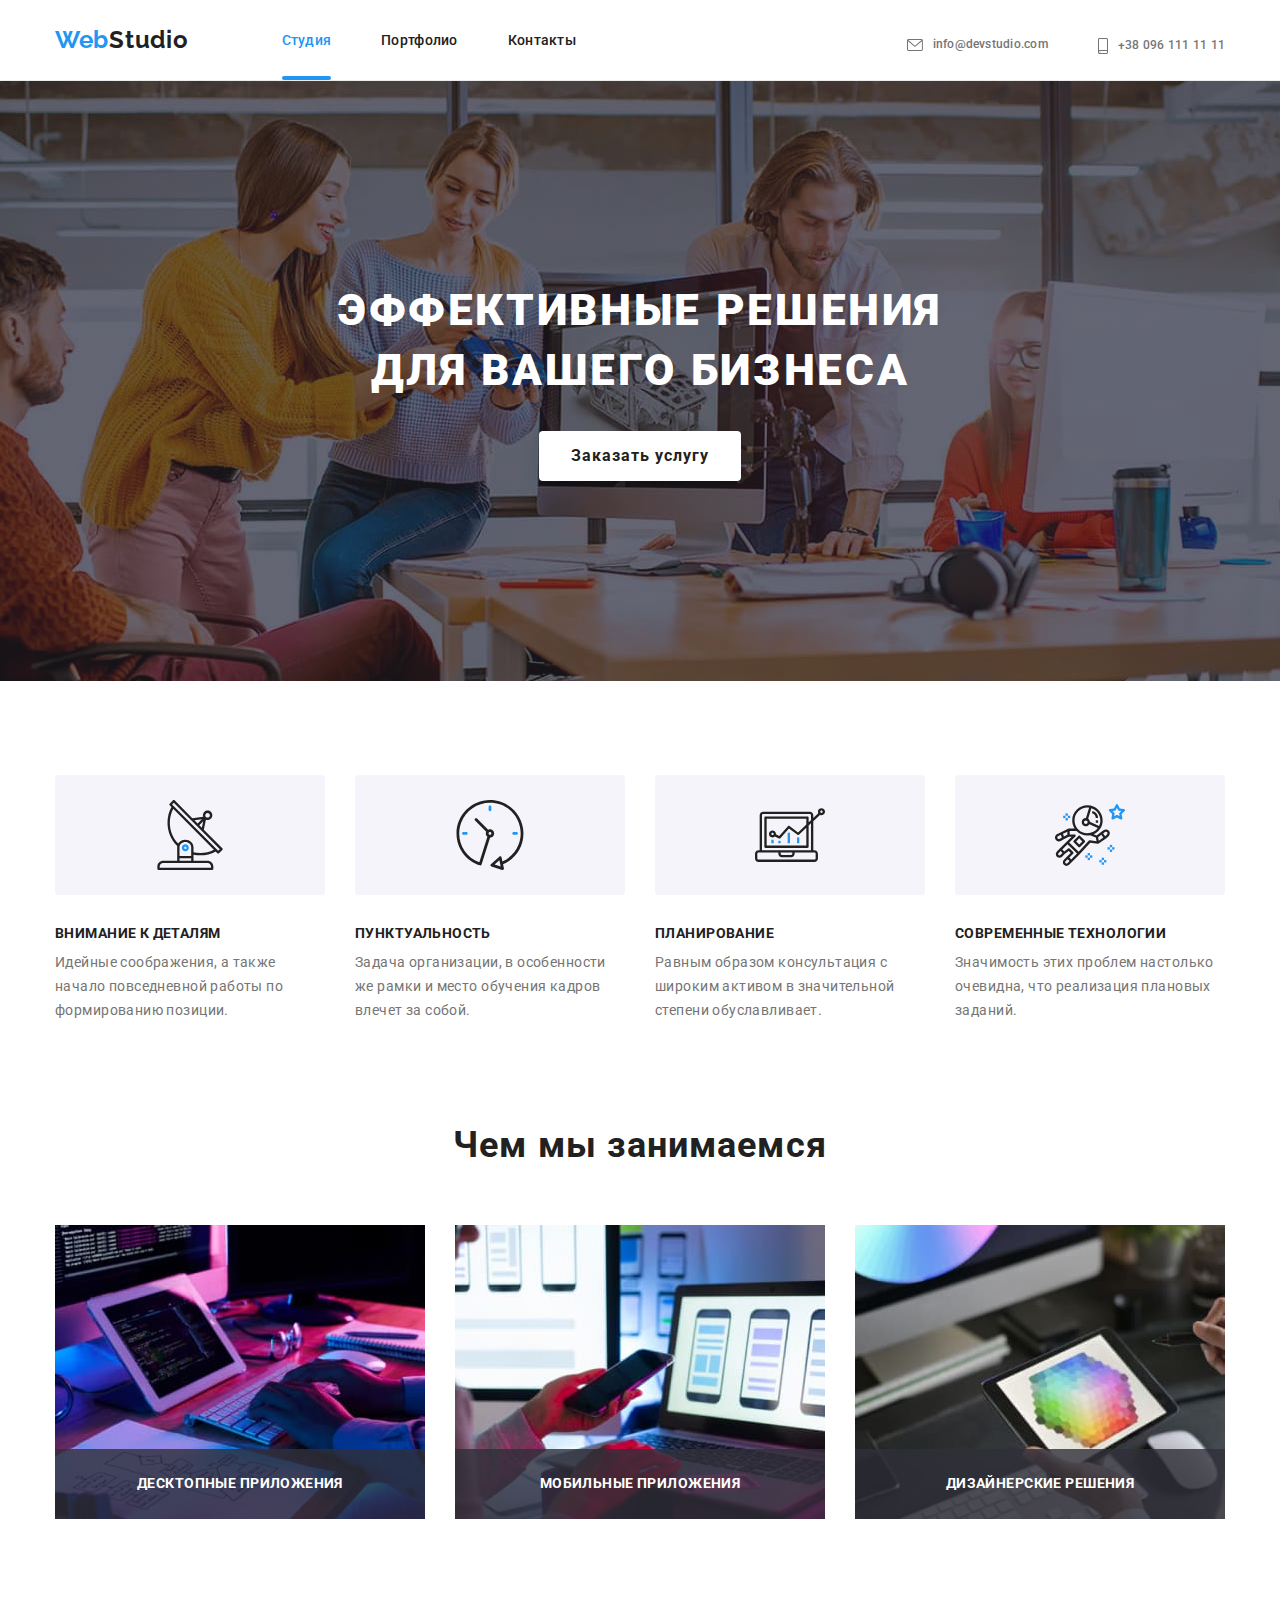
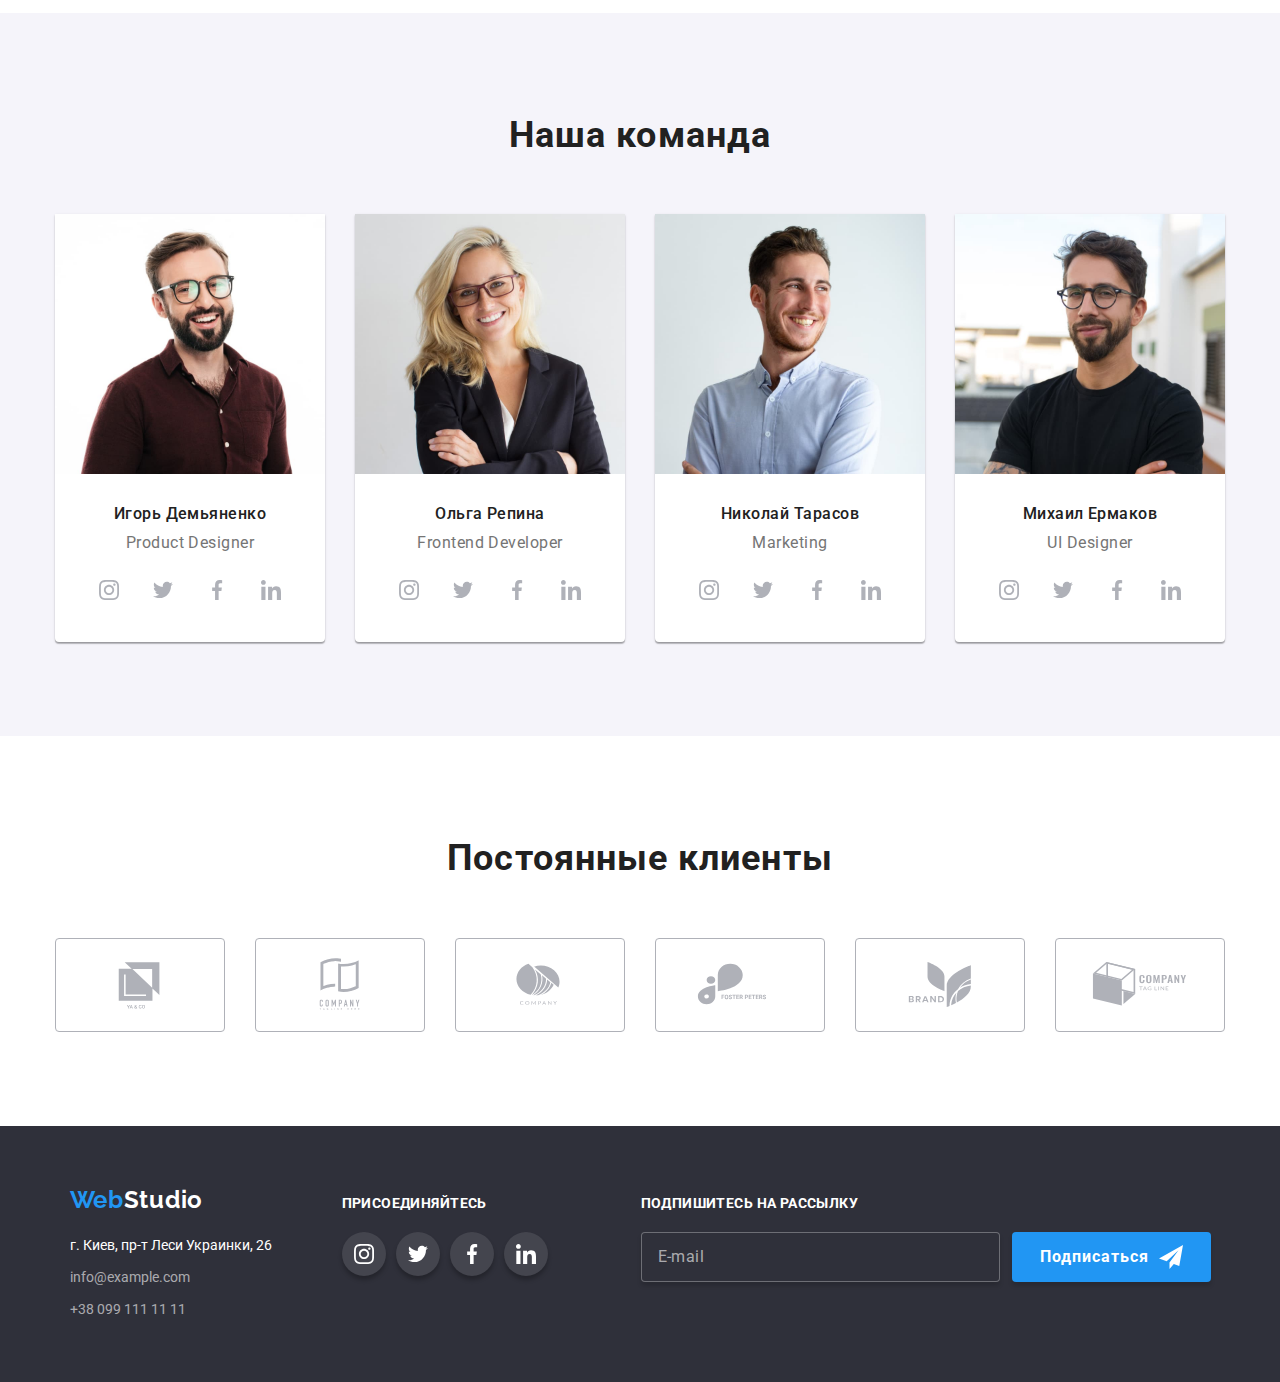
<file: index.html>
<!DOCTYPE html>
<html lang="en">
<head>
    <meta charset="UTF-8">
    <meta http-equiv="X-UA-Compatible" content="IE=edge">
    <meta name="viewport" content="width=device-width, initial-scale=1.0">
    <link rel="preconnect" href="https://fonts.googleapis.com">
    <link rel="preconnect" href="https://fonts.gstatic.com" crossorigin>
    <title>WebStudio</title>
    <link href="https://fonts.googleapis.com/css2?family=Raleway:wght@700&family=Roboto:wght@400;500;700;900&display=swap"
        rel="stylesheet">
    <link rel="stylesheet" href="https://cdnjs.cloudflare.com/ajax/libs/modern-normalize/1.0.0/modern-normalize.min.css" />

    <link rel="stylesheet" href="./css/main.min.css" />
</head>
<body class="body">
   <!-- Header content -->
    <header class="header">
        <div class="header__container container">
            <a class="header__logo logo" href="index.html">Web<span class="logo__span">Studio</span></a>
            <nav class="navigation">
                <ul class="menu list">
                    <li class="menu__item"><a class="menu__link menu__link--curent" href="./index.html">Студия</a>
                    </li>
                    <li class="menu__item"><a class="menu__link" href="./portfolio.html">Портфолио</a>
                    </li>
                    <li class="menu__item"><a class="menu__link" href="">Контакты</a></li>
                </ul>
            </nav>
            <ul class="connect list">
                <li class="connect__item">
                <a class="connect__link" href="mailto:info@devstudio.com">
                    <svg class="connect__icon" width="16" height="12">
                        <use href="./images/symbol-defs.svg#mail-icon"></use>
                    </svg>info@devstudio.com</a></li>
                <li class="connect__item">
                    <a class="connect__link" href="tel:+380961111111">
                        <svg class="connect__icon" width="10" height="16">
                        <use href="./images/symbol-defs.svg#tel-icon"></use>
                    </svg>+38 096 111 11 11</a>
                </li>
            </ul>

            <button type="button" class="mob-menu__open-btn">
                <svg class="mob-menu__open-icon" width="40" height="40">
                    <use href="./images/symbol-defs.svg#icon-menu"></use>
                </svg></button> 
        </div>
<!-- мобильное меню -->
<div class="mob-menu is-hidden">
    <div class="mob-container">
<button type="button" class="mob-menu__close-btn">
    <svg class="mob-menu__close-icon" width="40" height="40">
        <use href="./images/symbol-defs.svg#icon-menu-close"></use>
    </svg> </button>
<div class="mob-menu-top">
    <ul class="mob_menu__list list">
        <li class="mob_menu__item"><a class="mob_menu__link link mob_menu__link--curent" href="./index.html">Студия</a>
        </li>
        <li class="mob_menu__item"><a class="mob_menu__link link" href="./portfolio.html">Портфолио</a>
        </li>
        <li class="mob_menu__item"><a class="mob_menu__link link" href="">Контакты</a></li>
    </ul>
</div>
<div class="mob-menu-bottom">
<div class="connection">
<ul class="mob-connect list">
    <li class="mob-connect__item">
        <a class="mob-connect__link link" href="tel:+380961111111">
            +38 096 111 11 11</a>
    </li>
    <li class="mob-connect__item">
        <a class="mob-connect__link link mob-connect__link--change-style" href="mailto:info@devstudio.com">
            info@devstudio.com</a>
    </li>
</ul>
</div>
<ul class="mob-soc list link">
    <li class="mob-soc__item"><a class="mob-soc__link link" href="https://www.instagram.com/" target="_blank" aria-label="Instagram link">Instagram
        </a><span class="separator"></span></li>
    <li class="mob-soc__item"><a class="mob-soc__link link" href="https://twitter.com/" target="_blank" aria-label="Twitter link">Twitter
        </a><span class="separator"></span></li>
    <li class="mob-soc__item"><a class="mob-soc__link link" href="https://www.facebook.com/" target="_blank" aria-label="Meta link">Facebook
        </a><span class="separator"></span></li>
    <li class="mob-soc__item"><a class="mob-soc__link link" href="https://www.linkedin.com/" target="_blank" aria-label="Linkedin link">LinkedIn
        </a></li>
</ul>
</div>
</div>
</div>
<!-- конец мобильного меню -->
    </header>
    <!-- End of Header content -->
    <!-- Main content -->
    <main>
    <!-- Section 1 -->
        <section class="hero">
            <div class="container">
                <h1 class="hero__title">Эффективные решения для вашего бизнеса</h1>
                <button data-modal-open class="hero__btn">Заказать услугу</button>
            </div>
            
        </section>
    <!-- End of Section 1 -->
    <!-- Section 2 -->
        <section class="section">
            <div class="container">
            <h2 class="visually-hidden">особенности</h2>
            <ul class="features list">
                <li class="features__item">
                    <div class="features__box">
                        <svg class="features__icon" width="70" height="70" >
                            <use href="./images/symbol-defs.svg#icon-antena" ></use>
                        </svg>
                    </div>
                    <h3 class="features__title">Внимание к деталям</h3>
                    <p class="features__text">Идейные соображения, а также начало повседневной работы по формированию позиции.</p>
                </li>
                <li class="features__item">
                    <div class="features__box">
                        <svg class="features__icon" width="70" height="70">
                            <use href="./images/symbol-defs.svg#icon-clock"></use>
                        </svg>
                    </div>
                    <h3 class="features__title">Пунктуальность</h3>
                    <p class="features__text">Задача организации, в особенности же рамки и место обучения кадров влечет за собой.</p>
                </li>
                <li class="features__item">
                    <div class="features__box">
                        <svg class="features__icon" width="70" height="70">
                            <use href="./images/symbol-defs.svg#icon-diagram"></use>
                        </svg>
                    </div>
                    <h3 class="features__title">Планирование</h3>
                    <p class="features__text">Равным образом консультация с широким активом в значительной степени обуславливает.</p>
                </li>
                <li class="features__item">
                    <div class="features__box">
                        <svg class="features__icon" width="70" height="70">
                            <use href="./images/symbol-defs.svg#icon-astronaut"></use>
                        </svg>
                    </div>
                    <h3 class="features__title">Современные технологии</h3>
                    <p class="features__text">Значимость этих проблем настолько очевидна, что реализация плановых заданий.</p>
                </li>
            </ul>
            </div>
        </section>
    <!-- End of Section 2 -->
    <!-- Section 3 -->
        <section class="section section--no-pading-top">
            <div class="container">
                <h2 class="section__title">Чем мы занимаемся</h2>
                <ul class="service list">
                <li class="service__item"><img src="images/img1.jpg" alt="Разработчик пишет код" width="370" />
                <p class="service__direction">Десктопные приложения</p></li>
                <li class="service__item"><img src="images/img2.jpg" alt="Разработка мобильного приложения" width="370" />
                <p class="service__direction">Мобильные приложения</p></li>
                <li class="service__item"><img src="images/img3.jpg" alt="Выбор гаммы цвета" width="370" />
                <p class="service__direction">Дизайнерские решения</p></li>
            </ul>
            </div>
        </section>
    <!-- End of Section 3 -->
    <!-- Section 4 -->
        <section class="section section--other-background">
            <div class="container">
            <h2 class="section__title">Наша команда</h2>
            <ul class="team-cards list">
                <li class="team-cards__item">
                    <picture>
                        <source srcset="
                            ./images/team/team-1-desktop@X1.jpg 1x,
                            ./images/team/team-1-desktop@X2.jpg 2x
                            "
                        media="(min-width:1200px)"
                        type="images/jpg"
                        />
                        <source srcset="
                            ./images/team/team-1-tablet@X1.jpg 1x,
                            ./images/team/team-1-tablet@X1.jpg 2x 
                            " 
                            media="(min-width:768px)" 
                            type="images/jpg"
                        />
                        <source srcset="
                            ./images/team/team-1-mob@X1.jpg 1x,
                            ./images/team/team-1-mob@X1.jpg 2x
                            " 
                            media="(min-width:320px)" 
                            type="images/jpg"
                        />
                        <img src="./images/team/img1.jpg" alt="Игорь Демьяненко" />
                    </picture>
                <div class="team-cards__box">
                    <h3 class="team-cards__title">Игорь Демьяненко</h3>
                    <p class="team-cards__text">Product Designer</p>
                    <ul class="soc list">
                        <li class="soc__item"><a class="soc__link" href="">
                                <svg class="soc__icon">
                                    <use href="./images/symbol-defs.svg#icon-instagram"></use>
                                </svg>
                            </a></li>
                        <li class="soc__item"><a class="soc__link" href="">
                                <svg class="soc__icon">
                                    <use href="./images/symbol-defs.svg#icon-twitter"></use>
                                </svg>
                            </a></li>
                        <li class="soc__item"><a class="soc__link" href="">
                                <svg class="soc__icon">
                                    <use href="./images/symbol-defs.svg#icon-facebook"></use>
                                </svg>
                            </a></li>
                        <li class="soc__item"><a class="soc__link" href="">
                                <svg class="soc__icon">
                                    <use href="./images/symbol-defs.svg#icon-linkedin"></use>
                                </svg>
                            </a></li>
                    </ul>
                </div>
                </li>
                <li class="team-cards__item">
                    <picture>
                        <source srcset="
                                ./images/team/team-2-desktop@X1.jpg 1x,
                                ./images/team/team-2-desktop@X2.jpg 2x
                                " media="(min-width:1200px)" type="images/jpg" />
                        <source srcset="
                                ./images/team/team-2-tablet@X1.jpg 1x,
                                ./images/team/team-2-tablet@X1.jpg 2x 
                                " media="(min-width:768px)" type="images/jpg" />
                        <source srcset="
                                ./images/team/team-2-mob@X1.jpg 1x,
                                ./images/team/team-2-mob@X1.jpg 2x
                                " media="(min-width:320px)" type="images/jpg" />
                        <img src="./images/team/img2.jpg" alt="Игорь Демьяненко" />
                    </picture>
                    
                <div class="team-cards__box">
                    <h3 class="team-cards__title">Ольга Репина</h3>
                    <p class="team-cards__text">Frontend Developer</p>
                    <ul class="soc list">
                        <li class="soc__item"><a class="soc__link" href="">
                                <svg class="soc__icon">
                                <use href="./images/symbol-defs.svg#icon-instagram"></use>
                            </svg>
                        </a></li>
                        <li class="soc__item"><a class="soc__link" href="">
                                <svg class="soc__icon">
                                <use href="./images/symbol-defs.svg#icon-twitter"></use>
                            </svg>
                        </a></li>
                        <li class="soc__item"><a class="soc__link" href="">
                                <svg class="soc__icon">
                                <use href="./images/symbol-defs.svg#icon-facebook"></use>
                            </svg>
                        </a></li>
                        <li class="soc__item"><a class="soc__link" href="">
                                <svg class="soc__icon">
                                <use href="./images/symbol-defs.svg#icon-linkedin"></use>
                            </svg>
                        </a></li>
                    </ul>
                </div>
                </li>
                <li class="team-cards__item">
                    <picture>
                        <source srcset="
                                ./images/team/team-3-desktop@X1.jpg 1x,
                                ./images/team/team-3-desktop@X2.jpg 2x
                                " media="(min-width:1200px)" type="images/jpg" />
                        <source srcset="
                                ./images/team/team-3-tablet@X1.jpg 1x,
                                ./images/team/team-3-tablet@X1.jpg 2x 
                                " media="(min-width:768px)" type="images/jpg" />
                        <source srcset="
                                ./images/team/team-3-mob@X1.jpg 1x,
                                ./images/team/team-3-mob@X1.jpg 2x
                                " media="(min-width:320px)" type="images/jpg" />
                        <img src="./images/team/img3.jpg" alt="Игорь Демьяненко" />
                    </picture>
                <div class="team-cards__box">
                    <h3 class="team-cards__title">Николай Тарасов</h3>
                    <p class="team-cards__text">Marketing</p>
                    <ul class="soc list">
                        <li class="soc__item"><a class="soc__link" href="">
                                <svg class="soc__icon">
                                    <use href="./images/symbol-defs.svg#icon-instagram"></use>
                                </svg>
                            </a></li>
                        <li class="soc__item"><a class="soc__link" href="">
                                <svg class="soc__icon">
                                    <use href="./images/symbol-defs.svg#icon-twitter"></use>
                                </svg>
                            </a></li>
                        <li class="soc__item"><a class="soc__link" href="">
                                <svg class="soc__icon">
                                    <use href="./images/symbol-defs.svg#icon-facebook"></use>
                                </svg>
                            </a></li>
                        <li class="soc__item"><a class="soc__link" href="">
                                <svg class="soc__icon">
                                    <use href="./images/symbol-defs.svg#icon-linkedin"></use>
                                </svg>
                            </a></li>
                    </ul>
                </div>
                </li>
                <li class="team-cards__item">
                    <picture>
                        <source srcset="
                                ./images/team/team-4-desktop@X1.jpg 1x,
                                ./images/team/team-4-desktop@X2.jpg 2x
                                " media="(min-width:1200px)" type="images/jpg" />
                        <source srcset="
                                ./images/team/team-4-tablet@X1.jpg 1x,
                                ./images/team/team-4-tablet@X1.jpg 2x 
                                " media="(min-width:768px)" type="images/jpg" />
                        <source srcset="
                                ./images/team/team-4-mob@X1.jpg 1x,
                                ./images/team/team-4-mob@X1.jpg 2x
                                " media="(min-width:320px)" type="images/jpg" />
                        <img src="./images/team/img4.jpg" alt="Игорь Демьяненко" />
                    </picture>
                <div class="team-cards__box">
                    <h3 class="team-cards__title">Михаил Ермаков</h3>
                    <p class="team-cards__text">UI Designer</p>
                    <ul class="soc list">
                        <li class="soc__item"><a class="soc__link" href="">
                                <svg class="soc__icon">
                                    <use href="./images/symbol-defs.svg#icon-instagram"></use>
                                </svg>
                            </a></li>
                        <li class="soc__item"><a class="soc__link" href="">
                                <svg class="soc__icon">
                                    <use href="./images/symbol-defs.svg#icon-twitter"></use>
                                </svg>
                            </a></li>
                        <li class="soc__item"><a class="soc__link" href="">
                                <svg class="soc__icon">
                                    <use href="./images/symbol-defs.svg#icon-facebook"></use>
                                </svg>
                            </a></li>
                        <li class="soc__item"><a class="soc__link" href="">
                                <svg class="soc__icon">
                                    <use href="./images/symbol-defs.svg#icon-linkedin"></use>
                                </svg>
                            </a></li>
                    </ul>
                </div>
                </li>
            </ul>
            </div>
        </section>
        <!-- End of Section 4 -->
        <!-- Section 5 -->
        <section class="section">
            <div class="container">
                <h2 class="section__title">Постоянные клиенты</h2>
                <ul class="client list">
                    <li class="client__item"><a class="client__link" href="">
                            <svg class="client__icon" width="106" height="60">
                                <use href="./images/symbol-defs.svg#icon-client-1"></use>
                            </svg></a>
                    </li>
                    <li class="client__item"><a class="client__link" href="">
                            <svg class="client__icon" width="106" height="60">
                                <use href="./images/symbol-defs.svg#icon-client-2"></use>
                            </svg></a>
                    </li>
                    <li class="client__item"><a class="client__link" href="">
                            <svg class="client__icon" width="106" height="60">
                                <use href="./images/symbol-defs.svg#icon-client-3"></use>
                            </svg></a>
                    </li>
                    <li class="client__item"><a class="client__link" href="">
                            <svg class="client__icon" width="106" height="60">
                                <use href="./images/symbol-defs.svg#icon-client-4"></use>
                            </svg></a>
                    </li>
                    <li class="client__item"><a class="client__link" href="">
                            <svg class="client__icon" width="106" height="60">
                                <use href="./images/symbol-defs.svg#icon-client-5"></use>
                            </svg></a>
                    </li>
                    <li class="client__item"><a class="client__link" href="">
                            <svg class="client__icon" width="106" height="60">
                                <use href="./images/symbol-defs.svg#icon-client-6"></use>
                            </svg></a>
                    </li>
                </ul>
            </div>
        </section>
        <!-- End of Section 5 -->
    </main>
    <!-- End of main content -->
    <!-- Footer content -->
    <footer class="footer">
        <div class="container">
            <div class="footer-content">
                <div class="footer__tablet">
                <div class="footer__box">
        <a class="footer__logo logo" href="index.html">Web<span class="logo__span logo--revers">Studio</span> </a>
     <address>
        <ul class="address list">
            <li class="address__item">
              <a class="address__address" href="https://goo.gl/maps/EQBEiKLQ2F43MQ8P8" target="_blank"> <span>г. Киев, пр-т Леси Украинки, 26</span></a>
            </li>
            <li class="address__item">
                <a class="address__email" href="mailto:info@example.com">info@example.com</a>
            </li>
            <li class="address__item">
                <a class="address__tel" href=tel:+380991111111>+38 099 111 11 11</a>
            </li>
        </ul>
    </address>
    
    </div>
    <div class="footer__social">
        <h3 class="footer__title">присоединяйтесь</h3>
        <ul class="social list">
            <li class="social__item"><a class="social__link" href="">
                <svg class="social__icon">
                <use href="./images/symbol-defs.svg#icon-instagram">
            </use>
        </svg></a>
    </li>
            <li class="social__item"><a class="social__link" href="">
                <svg class="social__icon">
                <use href="./images/symbol-defs.svg#icon-twitter">
            </use>
        </svg></a>
    </li>
            <li class="social__item"><a class="social__link" href="">
                <svg class="social__icon">
                <use href="./images/symbol-defs.svg#icon-facebook">
            </use>
        </svg></a>
    </li>
            <li class="social__item"><a class="social__link" href="">
                <svg class="social__icon">
                <use href="./images/symbol-defs.svg#icon-linkedin">
            </use>
        </svg></a>
    </li>
        </ul>
    </div>
    </div>
    <div class="subscribe">
        <p class="footer__title">Подпишитесь на рассылку</p>
        <form class="subs-form">
            <input type="email" name="mail" id="mail" placeholder="E-mail" class="subs-form__mail">
            <button type="submit" class="subs-form__btn">
                Подписаться<svg class="subs-form__icon" width="24px" height="24px">
                    <use href="./images/symbol-defs.svg#icon-send"></use>
                </svg>
            </button>
        </form>
    </div>
    </div>
    </div>
    </footer>
    <!-- End of footer -->
    <!-- Modal FORM -->
    <div data-modal class="backdrop is-hidden">
        <div class="modal">
            <button type="button" data-modal-close class="modal__btn">
                <svg class="modal__icon" width="11" height="11">
                    <use href="./images/symbol-defs.svg#icon-close"></use>
                </svg>
            </button>
          <p class="modal__title">Оставьте свои данные, мы вам перезвоним</p>
            <form class="modal__form">
            
            <div class="form-field form-field__space--F">
                <label class="form-field__label" for="user-name">Имя</label>
                <div class="form-position">
                    <input class="form-position__input" type="text" name="user-name" id="user-name" placeholder="" required/>
                    <svg class="form-position__icon" width="18" height="18">
                        <use href="./images/symbol-defs.svg#icon-user"></use>
                    </svg>
                </div>
            </div>
            <div class="form-field form-field__space--F">
                <label class="form-field__label" for="user-tel">Телефон</label>
                <div class="form-position">
                    <input class="form-position__input" type="tel" name="user-tel" id="user-tel" placeholder="" required>
                    <svg class="form-position__icon" width="18" height="18">
                        <use href="./images/symbol-defs.svg#icon-phone"></use>
                    </svg>
                </div>
            </div>
            <div class="form-field form-field__space--F">
                <label class="form-field__label" for="user-email">Почта</label>
                <div class="form-position">
                    <input class="form-position__input" type="email" name="user-email" id="user-email" placeholder="">
                    <svg class="form-position__icon" width="18" height="18">
                        <use href="./images/symbol-defs.svg#icon-email"></use>
                    </svg>
                </div>
            </div>
            <div class="form-field form-field__space--L">
                <label class="form-field__label" for="comment">Комментарий</label>
                <textarea name="comment" id="comment" placeholder="Введите текст" class="textarea"></textarea>
            </div>
        <label class="check-field">
            <input type="checkbox" class="check-field__checkbox" name="checkbox">
            <span class="check-field__label"></span>
            <span class="check-field__agreement">
                Соглашаюсь с рассылкой и принимаю
                <span> <a href="" class="check-field__agreement--two">Условия договора</a> </span>
            </span>
        </label>
        <button type="submit" class="check-field__btn">Отправить</button>
            </form>
            
        </div>
    </div>
    <!-- END OF FORM -->


    <script src="./js/menu.js"></script>
    <script src="./js/modal.js"></script>
</body>
</html>
</file>
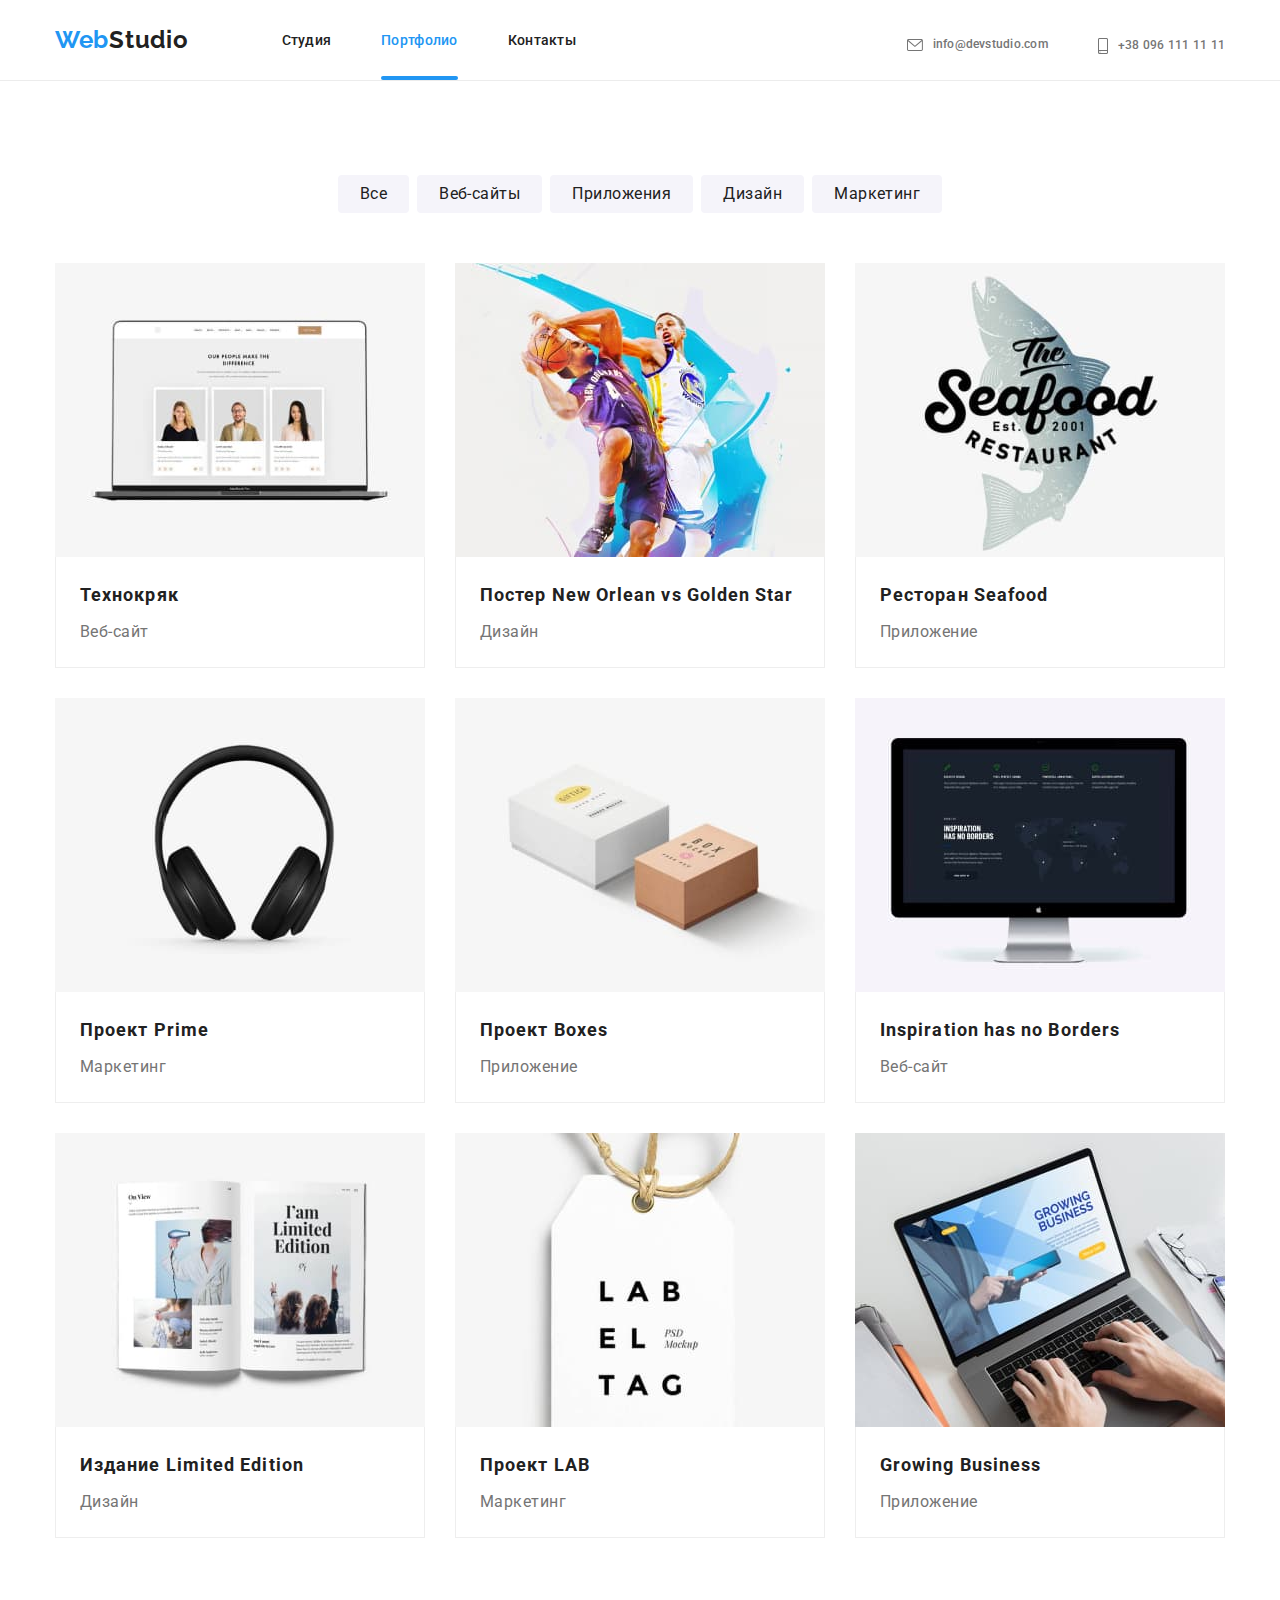
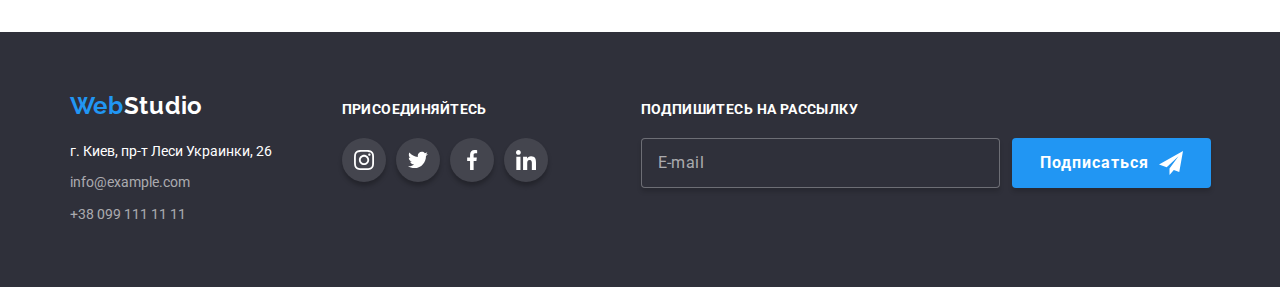
<file: portfolio.html>
<!DOCTYPE html>
<html lang="en">
<head>
    <meta charset="UTF-8">
    <meta http-equiv="X-UA-Compatible" content="IE=edge">
    <meta name="viewport" content="width=device-width, initial-scale=1.0">
    <link rel="preconnect" href="https://fonts.googleapis.com">
    <link rel="preconnect" href="https://fonts.gstatic.com" crossorigin>
    <title>Portfolio</title>
    <link href="https://fonts.googleapis.com/css2?family=Raleway:wght@700&family=Roboto:wght@400;500;700;900&display=swap"
        rel="stylesheet">
    <link rel="stylesheet" href="https://cdnjs.cloudflare.com/ajax/libs/modern-normalize/1.0.0/modern-normalize.min.css" />
 
    <link rel="stylesheet" href="./css/main.min.css" />
</head>
<body>
<!-- Header content -->
<header class="header">
    <div class="header__container container">
        <a class="header__logo logo" href="index.html">Web<span class="logo__span">Studio</span></a>
        <nav class="navigation">
            <ul class="menu list">
                <li class="menu__item"><a class="menu__link " href="./index.html">Студия</a>
                </li>
                <li class="menu__item"><a class="menu__link menu__link--curent" href="./portfolio.html">Портфолио</a>
                </li>
                <li class="menu__item"><a class="menu__link" href="">Контакты</a></li>
            </ul>
        </nav>
        <ul class="connect list">
            <li class="connect__item">
                <a class="connect__link" href="mailto:info@devstudio.com">
                    <svg class="connect__icon" width="16" height="12">
                        <use href="./images/symbol-defs.svg#mail-icon"></use>
                    </svg>info@devstudio.com</a>
            </li>
            <li class="connect__item">
                <a class="connect__link" href="tel:+380961111111">
                    <svg class="connect__icon" width="10" height="16">
                        <use href="./images/symbol-defs.svg#tel-icon"></use>
                    </svg>+38 096 111 11 11</a>
            </li>
        </ul>

        <button type="button" class="mob-menu__open-btn">
            <svg class="mob-menu__open-icon" width="40" height="40">
                <use href="./images/symbol-defs.svg#icon-menu"></use>
            </svg></button>
    </div>
    <!-- мобильное меню -->
    <div class="mob-menu is-hidden">
        <div class="mob-container">
            <button type="button" class="mob-menu__close-btn">
                <svg class="mob-menu__close-icon" width="40" height="40">
                    <use href="./images/symbol-defs.svg#icon-menu-close"></use>
                </svg> </button>
            <div class="mob-menu-top">
                <ul class="mob_menu__list list">
                    <li class="mob_menu__item"><a class="mob_menu__link link"
                            href="./index.html">Студия</a>
                    </li>
                    <li class="mob_menu__item"><a class="mob_menu__link link mob_menu__link--curent" href="./portfolio.html">Портфолио</a>
                    </li>
                    <li class="mob_menu__item"><a class="mob_menu__link link" href="">Контакты</a></li>
                </ul>
            </div>
            <div class="mob-menu-bottom">
                <div class="connection">
                    <ul class="mob-connect list">
                        <li class="mob-connect__item">
                            <a class="mob-connect__link link" href="tel:+380961111111">
                                +38 096 111 11 11</a>
                        </li>
                        <li class="mob-connect__item">
                            <a class="mob-connect__link link mob-connect__link--change-style"
                                href="mailto:info@devstudio.com">
                                info@devstudio.com</a>
                        </li>
                    </ul>
                </div>
                <ul class="mob-soc list link">
                    <li class="mob-soc__item"><a class="mob-soc__link link" href="https://www.instagram.com/" target="_blank"
                            aria-label="Instagram link">Instagram
                        </a><span class="separator"></span></li>
                    <li class="mob-soc__item"><a class="mob-soc__link link" href="https://twitter.com/" target="_blank"
                            aria-label="Twitter link">Twitter
                        </a><span class="separator"></span></li>
                    <li class="mob-soc__item"><a class="mob-soc__link link" href="https://www.facebook.com/" target="_blank"
                            aria-label="Meta link">Facebook
                        </a><span class="separator"></span></li>
                    <li class="mob-soc__item"><a class="mob-soc__link link" href="https://www.linkedin.com/" target="_blank"
                            aria-label="Linkedin link">LinkedIn
                        </a></li>
                </ul>
            </div>
        </div>
    </div>
    <!-- конец мобильного меню -->
</header>
<!-- End of Header content -->
    <!-- Start portfolio section -->
    <main>
    <section class="section">
        <div class="container">
        <h1 class="visually-hidden">Portfolio</h1>
    <!-- Start Filters-->
    <ul class="filters">
        <li class="filters__list list"><button type="button" class="filters__btn">Все</button></li>
        <li class="filters__list list mob-margin"><button type="button" class="filters__btn">Веб-сайты</button></li>
        <li class="filters__list list mob-margin"><button type="button" class="filters__btn">Приложения</button></li>
        <li class="filters__list list"><button type="button" class="filters__btn">Дизайн</button></li>
        <li class="filters__list list mob-margin"><button type="button" class="filters__btn">Маркетинг</button></li>
    </ul>
    <!-- End filters -->
    <!-- Start of project box -->
    
    <ul class="projects list">
        <li class="projects__item">
            
            <a class="projects__link link" href="#">
                <picture>
                    <source srcset="
                                                ./images/portfolio/desk/portfolio-1-desk@X1.jpg 1x,
                                                ./images/portfolio/desk/portfolio-1-desk@X2.jpg 2x
                                                " media="(min-width: 1200px)" />
                    <source srcset="
                                                ./images/portfolio/tab/portfolio-1-tab@X1.jpg 1x,
                                                ./images/portfolio/tab/portfolio-1-tab@X2.jpg 2x 
                                                " media="(min-width: 768px)" />
                    <source srcset="
                                                ./images/portfolio/mob/portfolio-1-mob@X1.jpg 1x,
                                                ./images/portfolio/mob/portfolio-1-mob@X2.jpg 2x
                                                " media="(min-width: 320px)" />
                    <img src="./images/portfolio/desk/portfolio-1-desk@X1.jpg" alt="Технокряк" />
                
                </picture>
                <div class="cover-wrap">
           
            <p class="cover-wrap__cover-text">Ресурс предлагает комплексные предложения с разным уровнем функционала и сервисов. Все
                это позволит посетителю получить
                исчерпывающие сведения о компании или частном лице.</p></div>
            <div class="content">
            <h2 class="content__title">Технокряк</h2>
            <p class="content__text">Веб-сайт</p>
            </div>
            </a>
        </li>
        <li class="projects__item">
            
            <a class="projects__link link" href="#">
                <picture>
                    <source srcset="
                                            ./images/portfolio/desk/portfolio-2-desk@X1.jpg 1x,
                                            ./images/portfolio/desk/portfolio-2-desk@X2.jpg 2x
                                            " media="(min-width: 1200px)" />
                    <source srcset="
                                            ./images/portfolio/tab/portfolio-2-tab@X1.jpg 1x,
                                            ./images/portfolio/tab/portfolio-2-tab@X2.jpg 2x 
                                            " media="(min-width: 768px)" />
                    <source srcset="
                                            ./images/portfolio/mob/portfolio-2-mob@X1.jpg 1x,
                                            ./images/portfolio/mob/portfolio-2-mob@X2.jpg 2x
                                            " media="(min-width: 320px)" />
                    <img src="./images/portfolio/desk/portfolio-2-desk@X1.jpg" alt="Постер New Orlean vs Golden Star" />
                
                </picture>
                <div class="cover-wrap">
            
            <p class="cover-wrap__cover-text">Ресурс предлагает комплексные предложения с разным уровнем функционала и сервисов. Все
                это позволит посетителю получить
                исчерпывающие сведения о компании или частном лице.</p>
            </div>
            <div class="content">
            <h2 class="content__title">Постер New Orlean vs Golden Star</h2>
            <p class="content__text">Дизайн</p>
            </div>
            </a>
        </li>
        <li class="projects__item">
            
            <a class="projects__link link" href="#">
                <picture>
                    <source srcset="
                                            ./images/portfolio/desk/portfolio-3-desk@X1.jpg 1x,
                                            ./images/portfolio/desk/portfolio-3-desk@X2.jpg 2x
                                            " media="(min-width: 1200px)" />
                    <source srcset="
                                            ./images/portfolio/tab/portfolio-3-tab@X1.jpg 1x,
                                            ./images/portfolio/tab/portfolio-3-tab@X2.jpg 2x 
                                            " media="(min-width: 768px)" />
                    <source srcset="
                                            ./images/portfolio/mob/portfolio-3-mob@X1.jpg 1x,
                                            ./images/portfolio/mob/portfolio-3-mob@X2.jpg 2x
                                            " media="(min-width: 320px)" />
                    <img src="./images/portfolio/desk/portfolio-3-desk@X1.jpg" alt="Ресторан Seafood" />
                
                </picture>
                <div class="cover-wrap">
            
            <p class="cover-wrap__cover-text">Ресурс предлагает комплексные предложения с разным уровнем функционала и сервисов. Все
                это позволит посетителю получить
                исчерпывающие сведения о компании или частном лице.</p></div>
            <div class="content">
            <h2 class="content__title">Ресторан Seafood</h2>
            <p class="content__text">Приложение</p>
            </div>
            </a>
        </li>
        <li class="projects__item">
            
            <a class="projects__link link" href="#">
                <picture>
                    <source srcset="
                                ./images/portfolio/desk/portfolio-4-desk@X1.jpg 1x,
                                ./images/portfolio/desk/portfolio-4-desk@X2.jpg 2x
                                " media="(min-width: 1200px)" />
                    <source srcset="
                                ./images/portfolio/tab/portfolio-4-tab@X1.jpg 1x,
                                ./images/portfolio/tab/portfolio-4-tab@X2.jpg 2x 
                                " media="(min-width: 768px)" />
                    <source srcset="
                                ./images/portfolio/mob/portfolio-4-mob@X1.jpg 1x,
                                ./images/portfolio/mob/portfolio-4-mob@X2.jpg 2x
                                " media="(min-width: 320px)" />
                    <img src="./images/portfolio/desk/portfolio-4-desk@X1.jpg" alt="Проект Prime" />
                
                </picture>
                <div class="cover-wrap">
            <p class="cover-wrap__cover-text">Ресурс предлагает комплексные предложения с разным уровнем функционала и сервисов. Все
                это позволит посетителю получить
                исчерпывающие сведения о компании или частном лице.</p></div>
            <div class="content">
            <h2 class="content__title">Проект Prime</h2>
            <p class="content__text">Маркетинг</p>
            </div>
            </a>
        </li>
        <li class="projects__item">
        
            <a class="projects__link link" href="#">
                <picture>
                    <source srcset="
                                    ./images/portfolio/desk/portfolio-5-desk@X1.jpg 1x,
                                    ./images/portfolio/desk/portfolio-5-desk@X2.jpg 2x
                                    " media="(min-width: 1200px)" />
                    <source srcset="
                                    ./images/portfolio/tab/portfolio-5-tab@X1.jpg 1x,
                                    ./images/portfolio/tab/portfolio-5-tab@X2.jpg 2x 
                                    " media="(min-width: 768px)" />
                    <source srcset="
                                    ./images/portfolio/mob/portfolio-5-mob@X1.jpg 1x,
                                    ./images/portfolio/mob/portfolio-5-mob@X2.jpg 2x
                                    " media="(min-width: 320px)" />
                    <img src="./images/portfolio/desk/portfolio-5-desk@X1.jpg" alt="Проект Boxes" />
                
                </picture>
                <div class="cover-wrap">
            <p class="cover-wrap__cover-text">Ресурс предлагает комплексные предложения с разным уровнем функционала и сервисов. Все
                это позволит посетителю получить
                исчерпывающие сведения о компании или частном лице.</p></div>
            <div class="content">
            <h2 class="content__title">Проект Boxes</h2>
            <p class="content__text">Приложение</p>
            </div>
            </a>
        </li>
        <li class="projects__item">
            
            <a class="projects__link link" href="#">
                <picture>
                    <source srcset="
                                        ./images/portfolio/desk/portfolio-6-desk@X1.jpg 1x,
                                        ./images/portfolio/desk/portfolio-6-desk@X2.jpg 2x
                                        " media="(min-width: 1200px)" />
                    <source srcset="
                                        ./images/portfolio/tab/portfolio-6-tab@X1.jpg 1x,
                                        ./images/portfolio/tab/portfolio-6-tab@X2.jpg 2x 
                                        " media="(min-width: 768px)" />
                    <source srcset="
                                        ./images/portfolio/mob/portfolio-6-mob@X1.jpg 1x,
                                        ./images/portfolio/mob/portfolio-6-mob@X2.jpg 2x
                                        " media="(min-width: 320px)" />
                    <img src="./images/portfolio/desk/portfolio-6-desk@X1.jpg" alt="Inspiration has no Borders" />
                
                </picture>
                <div class="cover-wrap">
            
            <p class="cover-wrap__cover-text">Ресурс предлагает комплексные предложения с разным уровнем функционала и сервисов. Все
                это позволит посетителю получить
                исчерпывающие сведения о компании или частном лице.</p></div>
            <div class="content">
            <h2 class="content__title">Inspiration has no Borders</h2>
            <p class="content__text">Веб-сайт</p>
            </div>
            </a>
        </li>
        <li class="projects__item">
            
            <a class="projects__link link" href="#">
                <picture>
                <source srcset="
                            ./images/portfolio/desk/portfolio-7-desk@X1.jpg 1x,
                            ./images/portfolio/desk/portfolio-7-desk@X2.jpg 2x
                            " media="(min-width: 1200px)" />
                <source srcset="
                            ./images/portfolio/tab/portfolio-7-tab@X1.jpg 1x,
                            ./images/portfolio/tab/portfolio-7-tab@X2.jpg 2x 
                            " media="(min-width: 768px)" />
                <source srcset="
                            ./images/portfolio/mob/portfolio-7-mob@X1.jpg 1x,
                            ./images/portfolio/mob/portfolio-7-mob@X2.jpg 2x
                            " media="(min-width: 320px)" />
                <img src="./images/portfolio/desk/portfolio-7-desk@X1.jpg" alt="Издание Limited Edition" />
            
            </picture>
                <div class="cover-wrap">
            <p class="cover-wrap__cover-text">Ресурс предлагает комплексные предложения с разным уровнем функционала и сервисов. Все
                это позволит посетителю получить
                исчерпывающие сведения о компании или частном лице.</p></div>
            <div class="content">
            <h2 class="content__title">Издание Limited Edition</h2>
            <p class="content__text">Дизайн</p>
            </div>
            </a>
        </li>
        <li class="projects__item">
            
            <a class="projects__link link" href="#">
                <picture>
                <source srcset="
                            ./images/portfolio/desk/portfolio-8-desk@X1.jpg 1x,
                            ./images/portfolio/desk/portfolio-8-desk@X2.jpg 2x
                            " media="(min-width: 1200px)" />
                <source srcset="
                            ./images/portfolio/tab/portfolio-8-tab@X1.jpg 1x,
                            ./images/portfolio/tab/portfolio-8-tab@X2.jpg 2x 
                            " media="(min-width: 768px)" />
                <source srcset="
                            ./images/portfolio/mob/portfolio-8-mob@X1.jpg 1x,
                            ./images/portfolio/mob/portfolio-8-mob@X2.jpg 2x
                            " media="(min-width: 320px)" />
                <img src="./images/portfolio/desk/portfolio-8-desk@X1.jpg" alt="Проект LAB" />
            
            </picture>
            <div class="cover-wrap">
            <p class="cover-wrap__cover-text">Ресурс предлагает комплексные предложения с разным уровнем функционала и сервисов. Все
                это позволит посетителю получить
                исчерпывающие сведения о компании или частном лице.</p></div>
            <div class="content">
            <h2 class="content__title">Проект LAB</h2>
            <p class="content__text">Маркетинг</p>
            </div>
            </a>
        </li>
        <li class="projects__item">
            
            <a class="projects__link link" href="#">
                <picture>
                    <source srcset="
                                        ./images/portfolio/desk/portfolio-9-desk@X1.jpg 1x,
                                        ./images/portfolio/desk/portfolio-9-desk@X2.jpg 2x
                                        " media="(min-width: 1200px)" />
                    <source srcset="
                                        ./images/portfolio/tab/portfolio-9-tab@X1.jpg 1x,
                                        ./images/portfolio/tab/portfolio-9-tab@X2.jpg 2x 
                                        " media="(min-width: 768px)" />
                    <source srcset="
                                        ./images/portfolio/mob/portfolio-9-mob@X1.jpg 1x,
                                        ./images/portfolio/mob/portfolio-9-mob@X2.jpg 2x
                                        " media="(min-width: 320px)" />
                    <img src="./images/portfolio/desk/portfolio-9-desk@X1.jpg" alt="Growing Business" />
                
                </picture>
                <div class="cover-wrap">
            <p class="cover-wrap__cover-text">Ресурс предлагает комплексные предложения с разным уровнем функционала и сервисов. Все
                это позволит посетителю получить
                исчерпывающие сведения о компании или частном лице.</p></div>
            <div class="content">
            <h2 class="content__title">Growing Business</h2>
            <p class="content__text">Приложение</p>
            </div>
            </a>
        </li>
    </ul>
    
    <!-- End of projects box -->
    </div>
    </section>
    </main>
    <!-- End portfolio -->
    <!-- Footer content -->
    <footer class="footer">
        <div class="container">
            <div class="footer-content">
                <div class="footer__tablet">
                    <div class="footer__box">
                        <a class="footer__logo logo" href="index.html">Web<span
                                class="logo__span logo--revers">Studio</span> </a>
                        <address>
                            <ul class="address list">
                                <li class="address__item">
                                    <a class="address__address" href="https://goo.gl/maps/EQBEiKLQ2F43MQ8P8"
                                        target="_blank"> <span>г. Киев, пр-т Леси Украинки, 26</span></a>
                                </li>
                                <li class="address__item">
                                    <a class="address__email" href="mailto:info@example.com">info@example.com</a>
                                </li>
                                <li class="address__item">
                                    <a class="address__tel" href=tel:+380991111111>+38 099 111 11 11</a>
                                </li>
                            </ul>
                        </address>
    
                    </div>
                    <div class="footer__social">
                        <h3 class="footer__title">присоединяйтесь</h3>
                        <ul class="social list">
                            <li class="social__item"><a class="social__link" href="">
                                    <svg class="social__icon">
                                        <use href="./images/symbol-defs.svg#icon-instagram">
                                        </use>
                                    </svg></a>
                            </li>
                            <li class="social__item"><a class="social__link" href="">
                                    <svg class="social__icon">
                                        <use href="./images/symbol-defs.svg#icon-twitter">
                                        </use>
                                    </svg></a>
                            </li>
                            <li class="social__item"><a class="social__link" href="">
                                    <svg class="social__icon">
                                        <use href="./images/symbol-defs.svg#icon-facebook">
                                        </use>
                                    </svg></a>
                            </li>
                            <li class="social__item"><a class="social__link" href="">
                                    <svg class="social__icon">
                                        <use href="./images/symbol-defs.svg#icon-linkedin">
                                        </use>
                                    </svg></a>
                            </li>
                        </ul>
                    </div>
                </div>
                <div class="subscribe">
                    <p class="footer__title">Подпишитесь на рассылку</p>
                    <form class="subs-form">
                        <input type="email" name="mail" id="mail" placeholder="E-mail" class="subs-form__mail">
                        <button type="submit" class="subs-form__btn">
                            Подписаться<svg class="subs-form__icon" width="24px" height="24px">
                                <use href="./images/symbol-defs.svg#icon-send"></use>
                            </svg>
                        </button>
                    </form>
                </div>
            </div>
        </div>
    </footer>
    <!-- End of footer -->
    <script src="./js/menu.js"></script>
    <script src="./js/modal.js"></script>
</body>
</html>
</file>
<file: css/main.min.css>
:root{--primary-text-color: rgba(255, 255, 255, 0.6);--title-text-color: #212121;--paragraph-text-color: #757575;--accent-text-color: #2196f3;--white-text-color: #ffffff}body{font-family:"Roboto",sans-serif;color:var(--primary-text-color);background:var(--white-text-color)}p,h1,h2,h3,h4,h5,h6{margin:0}ul,ol{margin:0;padding-left:0}img{display:block;max-width:100%;height:auto}.list{padding:0;margin:0;list-style:none}.link{text-decoration:none}.section{padding-top:60px;padding-bottom:60px}@media screen and (min-width: 1200px){.section{padding-top:94px;padding-bottom:94px}}.container{width:100%;padding:0 15px;margin:0 auto}@media screen and (min-width: 480px){.container{width:480px}}@media screen and (min-width: 768px){.container{width:768px}}@media screen and (min-width: 1200px){.container{width:1200px}}.visually-hidden{position:absolute;white-space:nowrap;width:1px;height:1px;overflow:hidden;border:0;padding:0;clip:rect(0 0 0 0);clip-path:inset(50%);margin:-1px}.header{background:var(--white-text-color);border-bottom:1px solid #ececec}.logo{font-family:"Raleway",sans-serif;font-weight:700;font-size:24px;line-height:1.16;text-decoration:none;letter-spacing:.03em;color:var(--accent-text-color)}@media screen and (min-width: 768px){.header__logo{margin-right:93px}}.logo__span{color:var(--title-text-color)}.header__container{display:flex;align-items:center;font-weight:500;font-size:14px;line-height:1.15;letter-spacing:.02em}.menu{display:none;align-items:center}@media screen and (min-width: 768px){.menu{display:flex}}.menu__item{position:relative;display:inline-flex;align-items:center}.menu__item:nth-child(n+2){margin-left:50px}.menu__link{padding-top:32px;padding-bottom:32px;color:var(--title-text-color);text-decoration:none;transition-duration:250ms;transition-property:color;transition-timing-function:cubic-bezier(0.4, 0, 0.2, 1)}.menu__link:hover,.menu__link:focus{color:var(--accent-text-color)}.menu__link--curent{color:var(--accent-text-color)}.menu__link--curent::after{position:absolute;left:0;bottom:0;content:"";display:block;width:100%;height:4px;border-radius:4px;background-color:var(--accent-text-color)}.connect{display:none;margin-left:auto}@media screen and (min-width: 768px){.connect{display:block}}@media screen and (min-width: 1200px){.connect{display:flex}.connect__item+.connect__item{margin-left:50px}}@media screen and (min-width: 768px){.connect__item{font-weight:500;font-size:12px;line-height:1.16;letter-spacing:.02em}.connect__item:not(:last-child){margin-bottom:10px}}@media screen and (min-width: 1200px){.connect__item{margin-top:20px}}.connect__link{display:flex;align-items:center;color:var(--paragraph-text-color);text-decoration:none;transition-duration:250ms;transition-property:color;transition-timing-function:cubic-bezier(0.4, 0, 0.2, 1)}.connect__link:hover,.connect__link:focus{color:var(--accent-text-color)}.connect__icon{margin-right:10px;fill:currentColor}.connect__icon:hover,.connect__icon:focus{fill:var(--accent-text-color)}.mob-menu__open-btn{background-color:rgba(0,0,0,0);border:none;display:block;margin-left:auto;transition-duration:250ms;transition-property:fill;transition-timing-function:cubic-bezier(0.4, 0, 0.2, 1)}@media screen and (min-width: 768px){.mob-menu__open-btn{display:none}}.mob-menu__open-icon{fill:var(--title-text-color)}.mob-menu__open-icon:hover,.mob-menu__open-icon:focus{fill:var(--accent-text-color)}.mob-menu{position:fixed;top:0;left:0;background-color:var(--white-text-color);overflow:auto;width:100vw;height:100vh;padding:48px 40px;z-index:10}.mob-menu .mob-container{display:flex;flex-direction:column;height:100%;justify-content:space-between;overflow:auto}.mob-menu.is-hidden{opacity:0;pointer-events:none;visibility:hidden}.mob-menu__close-btn{display:block;position:absolute;top:10px;right:15px;background-color:rgba(0,0,0,0);border:0;cursor:pointer}.mob-menu__close-btn:hover,.mob-menu__close-btn:focus{fill:var(--accent-text-color);transition-duration:250ms;transition-property:fill;transition-timing-function:cubic-bezier(0.4, 0, 0.2, 1)}.mob_menu__item{margin-bottom:32px}.mob_menu__link{font-weight:500;font-size:40px;line-height:1.17;letter-spacing:.02em;color:var(--title-text-color)}.mob_menu__link:hover,.mob_menu__link:focus{color:var(--accent-text-color);transition-duration:250ms;transition-property:color;transition-timing-function:cubic-bezier(0.4, 0, 0.2, 1)}.mob_menu__link--curent{color:var(--accent-text-color)}.connection{margin-bottom:64px}.mob-connect__item:not(:last-child){margin-bottom:32px}.mob-connect__link{display:block;font-weight:500;font-size:34px;line-height:1.17;letter-spacing:.02em;color:var(--accent-text-color)}.mob-connect__link--change-style{font-weight:500;font-size:24px;line-height:1.16;letter-spacing:.02em;color:var(--paragraph-text-color)}.mob-soc__item{display:inline}.mob-soc__link{font-weight:500;font-size:18px;line-height:1.22;letter-spacing:.02em;color:var(--accent-text-color)}.separator{border:1px solid rgba(33,33,33,.2);transform:rotate(90deg);margin-right:10px;margin-left:10px}.no-scroll{overflow:hidden}.section__title{font-weight:700;font-size:28px;line-height:1.18;text-align:center;letter-spacing:.03em;margin-bottom:30px;color:var(--title-text-color)}@media screen and (min-width: 1200px){.section__title{margin-bottom:50px;font-size:36px;line-height:1.6}}.hero{position:relative;height:400px;margin-left:auto;margin-right:auto;background-image:linear-gradient(to right, rgba(47, 48, 58, 0.4), rgba(47, 48, 58, 0.4)),url("../images/bg/bg-hero-mob.jpg");background-position:center;background-size:cover;background-repeat:no-repeat;background-color:#2f303a;padding-top:118px;padding-bottom:118px}@media screen and (min-width: 480px)and (min-device-pixel-ratio: 2),screen and (min-width: 480px)and (-webkit-min-device-pixel-ratio: 2),screen and (min-width: 480px)and (min-resolution: 192dpi),screen and (min-width: 480px)and (min-resolution: 2dppx){.hero{background-image:linear-gradient(to right, rgba(47, 48, 58, 0.4), rgba(47, 48, 58, 0.4)),url("../images/bg/bg-hero-mobX2.jpg")}}@media screen and (min-width: 768px)and (max-width: 1199px){.hero{background-image:linear-gradient(to right, rgba(47, 48, 58, 0.4), rgba(47, 48, 58, 0.4)),url("../images/bg/bg-hero-tablet.jpg")}}@media screen and (min-width: 768px)and (max-width: 1199px)and (min-device-pixel-ratio: 2),screen and (min-width: 768px)and (max-width: 1199px)and (-webkit-min-device-pixel-ratio: 2),screen and (min-width: 768px)and (max-width: 1199px)and (min-resolution: 192dpi),screen and (min-width: 768px)and (max-width: 1199px)and (min-resolution: 2dppx){.hero{background-image:linear-gradient(to right, rgba(47, 48, 58, 0.4), rgba(47, 48, 58, 0.4)),url("../images/bg/bg-hero-tabletX2.jpg")}}@media screen and (min-width: 1200px){.hero{max-width:1600px;background-image:linear-gradient(to right, rgba(47, 48, 58, 0.4), rgba(47, 48, 58, 0.4)),url("../images/bg/bg-hero-desktop.jpg");height:600px;padding-top:200px;padding-bottom:200px}}@media screen and (min-width: 1200px)and (min-device-pixel-ratio: 2),screen and (min-width: 1200px)and (-webkit-min-device-pixel-ratio: 2),screen and (min-width: 1200px)and (min-resolution: 192dpi),screen and (min-width: 1200px)and (min-resolution: 2dppx){.hero{background-image:linear-gradient(to right, rgba(47, 48, 58, 0.4), rgba(47, 48, 58, 0.4)),url("../images/bg/bg-hero-desktopX2.jpg")}}.hero__title{margin-left:auto;margin-right:auto;font-weight:900;font-size:26px;line-height:1.61;text-align:center;letter-spacing:.06em;text-transform:uppercase;color:var(--white-text-color);max-width:360px}@media screen and (min-width: 1200px){.hero__title{font-size:44px;line-height:1.36;max-width:696px}}.hero__btn{display:block;margin-left:auto;margin-right:auto;margin-top:30px;padding:10px 32px;background:#fff;box-shadow:0px 4px 4px rgba(0,0,0,.15);border:0;border-radius:4px;font-weight:700;font-size:16px;line-height:1.88;text-align:center;letter-spacing:.06em;color:var(--title-text-color);transition-duration:250ms;transition-property:color,background-color;transition-timing-function:cubic-bezier(0.4, 0, 0.2, 1)}.hero__btn:hover,.hero__btn:focus{background:#2196f3;cursor:pointer;color:var(--white-text-color)}.backdrop{position:fixed;top:0px;left:0px;width:100%;height:100%;background-color:rgba(0,0,0,.5);transition-duration:250ms;transition-property:opacity,visibility;transition-timing-function:cubic-bezier(0.4, 0, 0.2, 1)}.backdrop.is-hidden{opacity:0;pointer-events:none;visibility:hidden}.modal{position:absolute;top:50%;left:50%;transform:translate(-50%, -50%);width:100%;max-width:450px;height:609px;background:var(--white-text-color);box-shadow:0px 1px 3px rgba(0,0,0,.12),0px 1px 1px rgba(0,0,0,.14),0px 2px 1px rgba(0,0,0,.2);border-radius:4px;padding:40px}@media screen and (min-width: 1200px){.modal{max-width:528px;height:581px}}.modal__form{margin-left:auto;margin-right:auto}.modal__btn{position:absolute;top:8px;right:8px;height:30px;width:30px;background-color:rgba(0,0,0,0);border:1px solid rgba(0,0,0,.1);box-sizing:border-box;border-radius:50%;cursor:pointer}.modal__btn:hover,.modal__btn:focus{fill:var(--accent-text-color);transition-duration:250ms;transition-property:fill;transition-timing-function:cubic-bezier(0.4, 0, 0.2, 1)}.modal__title{font-weight:700;font-size:20px;line-height:1.15;text-align:center;letter-spacing:.03em;color:var(--title-text-color);margin-bottom:12px}.form-field{display:flex;flex-direction:column}.form-field__space--F{margin-bottom:12px}.form-field__space--L{margin-bottom:20px}.form-field__label{display:block;font-weight:400;font-size:12px;line-height:1.16;letter-spacing:.01em;color:var(--paragraph-text-color);margin-bottom:4px}.form-position{position:relative}.form-position__input{width:100%;height:40px;border:1px solid rgba(33,33,33,.2);box-sizing:border-box;border-radius:4px;background-color:rgba(0,0,0,0);padding-left:38px;outline:none}.form-position__input:hover,.form-position__input:focus{border:1px solid var(--accent-text-color);transition-duration:250ms;transition-property:border-color;transition-timing-function:cubic-bezier(0.4, 0, 0.2, 1);cursor:pointer}.form-position__icon{position:absolute;top:50%;left:12px;transform:translateY(-50%);color:var(--title-text-color)}.form-position__input:hover+.form-position__icon,.form-position__input:focus+.form-position__icon{fill:var(--accent-text-color);transition-duration:250ms;transition-property:fill;transition-timing-function:cubic-bezier(0.4, 0, 0.2, 1);cursor:pointer}.textarea{font-weight:400;font-size:14px;line-height:1.14;letter-spacing:.01em;width:100%;height:120px;resize:none;border:1px solid rgba(33,33,33,.2);color:rgba(117,117,117,.5);box-sizing:border-box;border-radius:4px;background-color:rgba(0,0,0,0);padding:12px 16px;outline:none}.textarea:hover,.textarea:focus{border:1px solid var(--accent-text-color);transition-duration:250ms;transition-property:border-color;transition-timing-function:cubic-bezier(0.4, 0, 0.2, 1);cursor:pointer}.check-field{display:flex;align-items:center;justify-content:center}.check-field__agreement{display:inline-block;font-weight:400;font-size:12px;line-height:1.16;letter-spacing:.03em;color:var(--paragraph-text-color)}@media screen and (min-width: 1200px){.check-field__agreement{font-size:14px}}.check-field__agreement--two{display:inline-block;color:var(--accent-text-color);text-decoration:underline}.check-field__checkbox{position:absolute;width:1px;height:1px;margin:-1px;border:0;padding:0;white-space:nowrap;-webkit-clip-path:inset(100%);clip-path:inset(100%);clip:rect(0 0 0 0);overflow:hidden}.check-field__checkbox:checked+.check-field__label{border-color:rgba(0,0,0,0);background-color:var(--accent-text-color);background-image:url(../images/check.svg);background-size:contain;background-origin:border-box}.check-field__label{display:inline-block;width:16px;height:15px;margin-right:8.38px;border:2px solid var(--title-text-color);border-radius:4px;transition:background-color 250ms cubic-bezier(0.4, 0, 0.2, 1),background-image 250ms cubic-bezier(0.4, 0, 0.2, 1),background-size 250ms cubic-bezier(0.4, 0, 0.2, 1)}.check-field__btn{font-weight:700;font-size:16px;line-height:1.87;text-align:center;letter-spacing:.06em;color:var(--white-text-color);background-color:#2196f3;box-shadow:0px 4px 4px rgba(0,0,0,.15);border-radius:4px;border:0;padding:10px 55px;display:block;margin:30px auto auto auto}.check-field__btn:hover,.check-field__btn:focus{background:#188ce8;cursor:pointer;transition-duration:250ms;transition-property:background-color;transition-timing-function:cubic-bezier(0.4, 0, 0.2, 1)}@media screen and (min-width: 768px){.features{display:flex;flex-wrap:wrap;margin-left:-30px}}.features__item{margin-bottom:30px}@media screen and (min-width: 768px){.features__item{width:calc(50% - 30px);margin-left:30px}}.features__item:nth-child(n+3){margin-bottom:0}@media screen and (min-width: 1200px){.features__item{width:calc(25% - 30px);margin-bottom:0}}.features__box{display:flex;max-width:100%;height:120px;margin-bottom:30px;align-items:center;justify-content:center;background-color:#f5f4fa;border-radius:4px}.features__title{font-weight:700;font-size:14px;line-height:1.16;letter-spacing:.03em;text-transform:uppercase;color:var(--title-text-color);margin-bottom:10px}@media screen and (max-width: 767px){.features__title{text-align:center}}.features__text{font-size:14px;line-height:1.71;letter-spacing:.03em;color:var(--paragraph-text-color)}.section--no-pading-top{padding-top:0}@media screen and (min-width: 0px)and (max-width: 1199px){.section--no-pading-top{display:none}}.service{display:flex;align-items:center}.service__item{position:relative}.service__item:nth-child(n+2){margin-left:30px}.service__direction{position:absolute;bottom:0;width:370px;height:70px;display:flex;align-items:center;justify-content:center;font-weight:700;font-size:14px;line-height:1.14;letter-spacing:.03em;text-transform:uppercase;color:#fff;background:rgba(47,48,58,.8)}.section--other-background{background:#f5f4fa}@media screen and (min-width: 768px){.team-cards{display:flex;flex-wrap:wrap}}@media screen and (min-width: 1200px){.team-cards{flex-wrap:nowrap}}.team-cards__item{background:#fff;box-shadow:0px 1px 3px rgba(0,0,0,.12),0px 1px 1px rgba(0,0,0,.14),0px 2px 1px rgba(0,0,0,.2);border-radius:0px 0px 4px 4px}@media screen and (min-width: 320px)and (max-width: 767px){.team-cards__item:not(:last-child){margin-bottom:30px}}@media screen and (min-width: 768px){.team-cards__item{width:calc((100% - 30px)/2)}.team-cards__item:nth-child(-n+2){margin-bottom:30px}.team-cards__item:nth-child(2n){margin-left:30px}}@media screen and (min-width: 1200px){.team-cards__item{width:calc((100% - 30px)/4)}.team-cards__item:nth-child(n+1){margin-bottom:0}.team-cards__item:not(:first-child){margin-left:30px}}.team-cards__box{padding-top:30px;padding-bottom:30px}.team-cards__title{margin-bottom:10px;font-weight:500;font-size:16px;line-height:1.19;text-align:center;letter-spacing:.03em;color:var(--title-text-color)}.team-cards__text{font-size:16px;line-height:1.19;text-align:center;letter-spacing:.03em;color:var(--paragraph-text-color);margin-bottom:16px}.soc{display:flex;justify-content:center}.soc__item:not(:last-child){margin-right:10px}.soc__link{display:flex;align-items:center;justify-content:center;color:#afb1b8;border-radius:50%;width:44px;height:44px;transition-duration:250ms;transition-property:color,background-color;transition-timing-function:cubic-bezier(0.4, 0, 0.2, 1)}.soc__link:hover,.soc__link:focus{color:var(--white-text-color);background-color:var(--accent-text-color)}.soc__icon{fill:currentColor;width:20px;height:20px}.client{display:flex;flex-wrap:wrap;margin-left:-30px}@media screen and (max-width: 1199px){.client{margin-bottom:-30px}}@media screen and (min-width: 1200px){.client{flex-wrap:nowrap}}.client__item{border:1px solid #afb1b8;border-radius:4px;color:#afb1b8;align-items:center;transition-duration:250ms;transition-property:color,border;transition-timing-function:cubic-bezier(0.4, 0, 0.2, 1);width:calc(50% - 30px);margin-left:30px;margin-bottom:30px}.client__item:hover,.client__item:focus{color:var(--accent-text-color);border:1px solid var(--accent-text-color);border-radius:4px}@media screen and (min-width: 768px){.client__item{width:calc(33.3333333333% - 30px)}}@media screen and (min-width: 1200px){.client__item{width:calc(25% - 30px);margin-bottom:0}}.client__link{display:flex;justify-content:center;align-items:center;color:currentColor;width:100%;height:92px}.client__icon{fill:currentColor}.footer{padding-top:60px;padding-bottom:60px;background:#2f303a}@media screen and (min-width: 1200px){.footer-content{display:flex;justify-content:center;align-items:baseline;margin-right:auto;margin-left:auto;padding-top:0}}.footer__tablet{display:flex;justify-content:center;align-items:baseline;text-align:center}@media screen and (max-width: 767px){.footer__tablet{flex-direction:column;align-items:center}}@media screen and (min-width: 768px)and (max-width: 1199px){.footer__tablet{flex-direction:row;justify-content:space-around}}@media screen and (min-width: 1200px){.footer__tablet{text-align:left}}.footer__logo{display:block;margin-bottom:20px}.logo--revers{color:var(--white-text-color)}@media screen and (min-width: 768px){.address{margin-bottom:0px}}.address__item{display:block;font-style:normal;font-weight:normal;font-size:14px;line-height:1.71}.address__item:nth-child(-n+2){margin-bottom:8px}.address__address{color:var(--white-text-color);text-decoration:none}.address__email,.address__tel{text-decoration:none;color:var(--primary-text-color)}.footer__title{font-size:14px;font-weight:700;line-height:1.14;letter-spacing:.03em;text-transform:uppercase;color:var(--white-text-color);margin-bottom:20px}@media screen and (max-width: 767px){.footer__social{margin-top:60px;margin-bottom:60px}}@media screen and (max-width: 1199px){.footer__social .footer__title{text-align:center}}@media screen and (min-width: 1200px){.footer__social{display:block;margin-left:70px}}.social{display:flex;justify-content:center;align-items:center}.social__item:not(:last-child){margin-right:10px}.social__link{display:flex;align-items:center;justify-content:center;background-color:rgba(255,255,255,.1019607843);width:44px;height:44px;box-shadow:0px 4px 4px 0px rgba(0,0,0,.2509803922);border-radius:50%;transition-duration:250ms;transition-property:color,background-color;transition-timing-function:cubic-bezier(0.4, 0, 0.2, 1)}.social__link:hover,.social__link:focus{color:var(--white-text-color);background-color:var(--accent-text-color)}.social__icon{fill:var(--white-text-color);width:20px;height:20px}.subscribe{display:flex}@media screen and (min-width: 767px)and (max-width: 1199px){.subscribe{margin-top:60px}}@media screen and (max-width: 1199px){.subscribe{flex-direction:column;justify-content:center;align-items:center}}@media screen and (min-width: 1200px){.subscribe{display:block;align-items:baseline;margin-left:93px}}@media screen and (max-width: 767px){.subs-form{width:100%}}@media screen and (min-width: 1200px){.subs-form{display:flex}}.subs-form__mail{width:100%;height:50px;margin-bottom:20px;padding-left:16px;border:1px solid rgba(255,255,255,.3);box-shadow:0px 4px 4px 0px rgba(0,0,0,.15);border-radius:4px;background-color:#2f303a;outline:none;color:rgba(255,255,255,.6)}@media screen and (max-width: 767px){.subs-form__mail{margin-left:auto;margin-right:auto}}@media screen and (min-width: 768px){.subs-form__mail{min-width:450px}}@media screen and (min-width: 1200px){.subs-form__mail{min-width:358px;margin-right:12px;margin-bottom:0}}.subs-form__btn{color:var(--white-text-color);background-color:var(--accent-text-color);cursor:pointer;border:none;line-height:1.87;letter-spacing:.06em;align-items:center;font-size:16px;font-weight:700;border-radius:4px;box-shadow:0px 4px 4px rgba(0,0,0,.15);padding:10px 28px;display:flex;margin:auto;width:200px;height:50px}@media screen and (min-width: 1200px){.subs-form__btn{margin:0}}.subs-form__icon{width:24px;height:24px;margin-left:10px;fill:var(--white-text-color)}.subscribe ::placeholder{font-weight:400;font-size:16px;line-height:1.42;width:100%;display:flex;align-items:center;letter-spacing:.03em;color:rgba(255,255,255,.6)}.filters{display:flex;flex-wrap:wrap;margin-bottom:40px}@media screen and (min-width: 768px){.filters{flex-wrap:nowrap;justify-content:center;margin-bottom:30px}}@media screen and (min-width: 1200px){.filters{margin-bottom:50px}}.filters__list.mob-margin{margin-left:8px}.filters__list:nth-last-child(n+3){margin-bottom:15px}@media screen and (min-width: 768px){.filters__list:nth-last-child(n+3){margin-bottom:0px}.filters__list:not(:first-child){margin-left:8px}}.filters__btn{padding:6px 22px;border:rgba(0,0,0,0);border-radius:4px;font-size:16px;line-height:1.62;text-align:center;letter-spacing:.03em;color:var(--title-text-color);background:#f5f4fa;transition-duration:250ms;transition-property:color,background-color,box-shadow;transition-timing-function:cubic-bezier(0.4, 0, 0.2, 1)}.filters__btn:hover,.filters__btn:focus{background:#2196f3;color:#fff;cursor:pointer;box-shadow:0px 3px 1px rgba(0,0,0,.1),0px 1px 2px rgba(0,0,0,.08),0px 2px 2px rgba(0,0,0,.12)}.projects{display:flex;gap:30px}@media screen and (max-width: 767px){.projects{flex-direction:column}}@media screen and (min-width: 768px){.projects{display:flex;flex-wrap:wrap}}.projects__item{background:var(--white-text-color)}@media screen and (min-width: 768px){.projects__item{flex-basis:calc((100% - 30px)/2)}}@media screen and (min-width: 1200px){.projects__item{flex-basis:calc((100% - 60px)/3)}}.projects__link{display:flex;flex-direction:column;height:100%;transition-duration:250ms;transition-property:box-shadow;transition-timing-function:cubic-bezier(0.4, 0, 0.2, 1)}.projects__link:hover .cover-wrap__cover-text,.projects__link:focus .cover-wrap__cover-text{cursor:pointer;box-shadow:0px 1px 1px rgba(0,0,0,.12),0px 4px 4px rgba(0,0,0,.06),1px 4px 6px rgba(0,0,0,.16);transform:translateY(0)}.cover-wrap{position:relative;overflow:hidden}.cover-wrap__cover-text{position:absolute;top:0;left:0;height:100%;transform:translateY(100%);transition-duration:250ms;transition-property:transform;transition-timing-function:cubic-bezier(0.4, 0, 0.2, 1);font-weight:400;font-size:18px;line-height:1.55;padding:63px 24px;text-align:center;letter-spacing:.03em;color:var(--white-text-color);background:rgba(33,150,243,.9)}.content{border-right:1px solid #eee;border-bottom:1px solid #eee;border-left:1px solid #eee;padding:20px 24px;flex-grow:1}.content__title{margin-bottom:4px;font-weight:700;font-size:18px;line-height:2;letter-spacing:.06em;color:var(--title-text-color)}.content__text{font-weight:400;font-size:16px;line-height:1.87;letter-spacing:.03em;color:var(--paragraph-text-color)}/*# sourceMappingURL=main.min.css.map */
</file>
